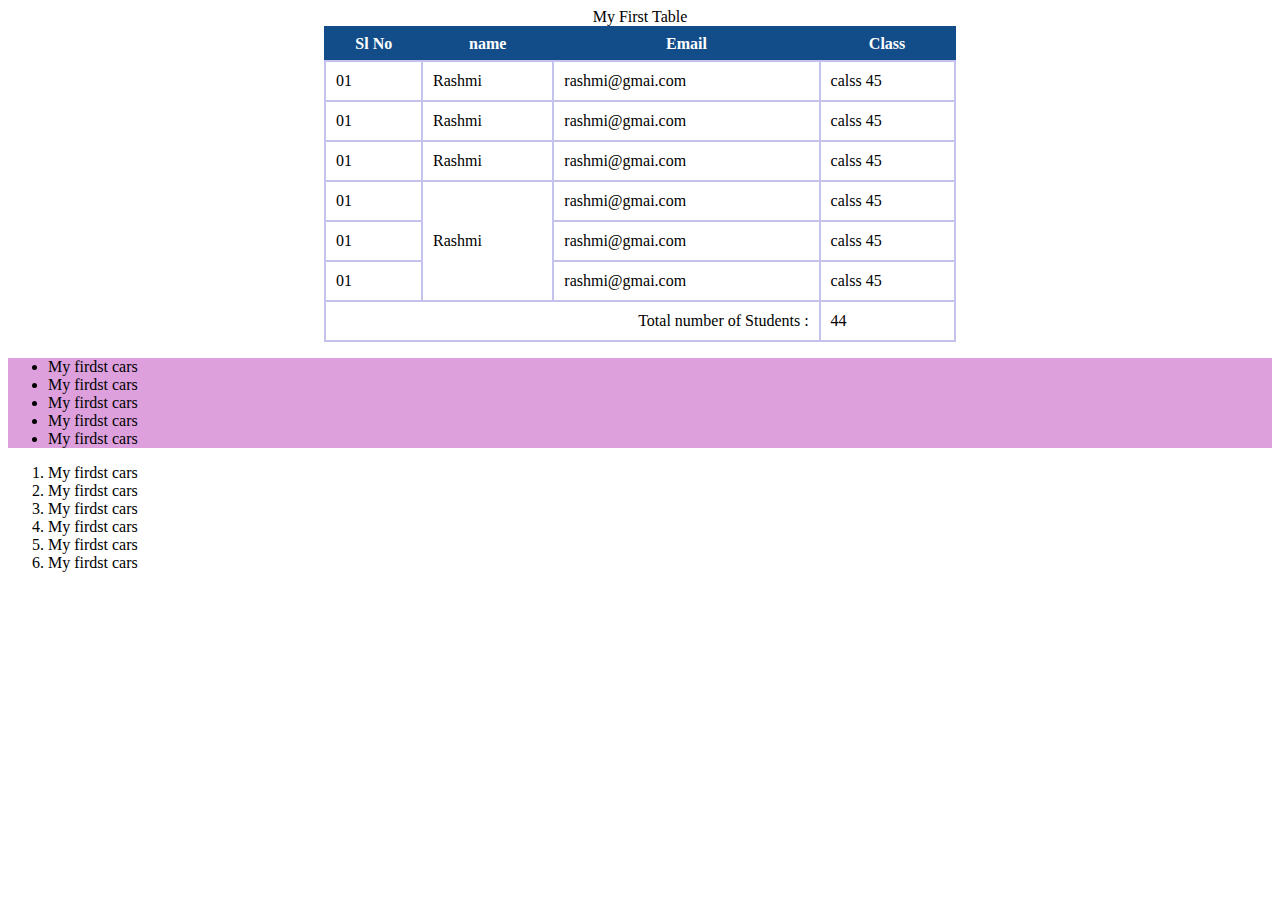
<file: index.html>
<!DOCTYPE html>
<html>
<head>
	<title>Web Application</title>
	<link rel="stylesheet" href="./style.css">
</head>
<body>
	<!-- <a href="./animal.html"><img class="thumb" src="./images/animal.jpeg" alt="I am an Animal"></a>
	<a href="./bird.html"><img class="thumb" src="./images/bird.jpeg" alt="I am an Animal"></a>
	<a href="./coffee.html"><img class="thumb" src="./images/coffee.jpeg" alt="I am an Animal"></a> -->


	<!-- Creating the table -->
		<table border="1">
			<caption>My First Table</caption>
			<thead>
				<tr>
					<th>Sl No</th>
					<th>name</th>
					<th>Email</th>
					<th>Class</th>
				</tr>
			</thead>
			<tbody>
				<tr>
					<td>01</td>
					<td>Rashmi</td>
					<td>rashmi@gmai.com</td>
					<td>calss 45</td>
				</tr>
				<tr>
					<td>01</td>
					<td>Rashmi</td>
					<td>rashmi@gmai.com</td>
					<td>calss 45</td>
				</tr>
				<tr>
					<td>01</td>
					<td>Rashmi</td>
					<td>rashmi@gmai.com</td>
					<td>calss 45</td>
				</tr>
				<tr>
					<td>01</td>
					<td rowspan="3">Rashmi</td>
					<td>rashmi@gmai.com</td>
					<td>calss 45</td>
				</tr>
				<tr>
					<td>01</td>
					<td>rashmi@gmai.com</td>
					<td>calss 45</td>
				</tr>
				<tr>
					<td>01</td>
					<td>rashmi@gmai.com</td>
					<td>calss 45</td>
				</tr>
			</tbody>
			<tfoot>
				<tr>
					<td colspan="3" class="right">Total number of Students : </td>
					<td>44</td>
				</tr>
			</tfoot>
		</table>	

		<!-- tyles of lists -->
		<ul class="list" id="myfirstlist">
			<li>My firdst cars</li>
			<li>My firdst cars</li>
			<li>My firdst cars</li>
			<li>My firdst cars</li>
			<li>My firdst cars</li>
		</ul>

		<ol class="list" id="gooogle">
				<li>My firdst cars</li>
				<li>My firdst cars</li>
				<li>My firdst cars</li>
				<li>My firdst cars</li>
				<li>My firdst cars</li>
				<li>My firdst cars</li>
		</ol>

	<!-- <h1> Heading 1</h1> 
	<h2>Heading 2</h2>
	<h3>Heading 3</h3>
	<h4>Heading 4</h4>
	<h5>Heading 5</h5>
	<h6>Heading 6</h6>


<div>Lorem ipsum dolor sit amet consectetur
	 adipisicing elit. Sit animi illum ea, 
	 suscipit fugiat architecto voluptates 
	 pariatur debitis hic amet tenetur earum 
	 quisquam. Ex molestias architecto quae vel 
	 labore culpa.</div>

	 <p>Lorem ipsum dolor sit amet consectetur adipisicing elit.
		  Voluptate incidunt repudiandae consequuntur 
		  quam impedit nisi temporibus neque facilis sin
		  t ea,
		   magnam tempora nam laboriosam molesti
		   as numquam dolorum, tenetur ratione doloremque?</p>

	<div>
		<h2>My Web Application</h2>
		<p>Lorem ipsum dolor sit amet consectetur, adipisicing elit. Facere rem eveniet fugiat hic et iusto ab doloribus aperiam dolorum. Temporibus voluptatum quod accusantium enim libero nostrum explicabo voluptas saepe a.</p>
	</div>	  	--> 
</body>
</html>
</file>
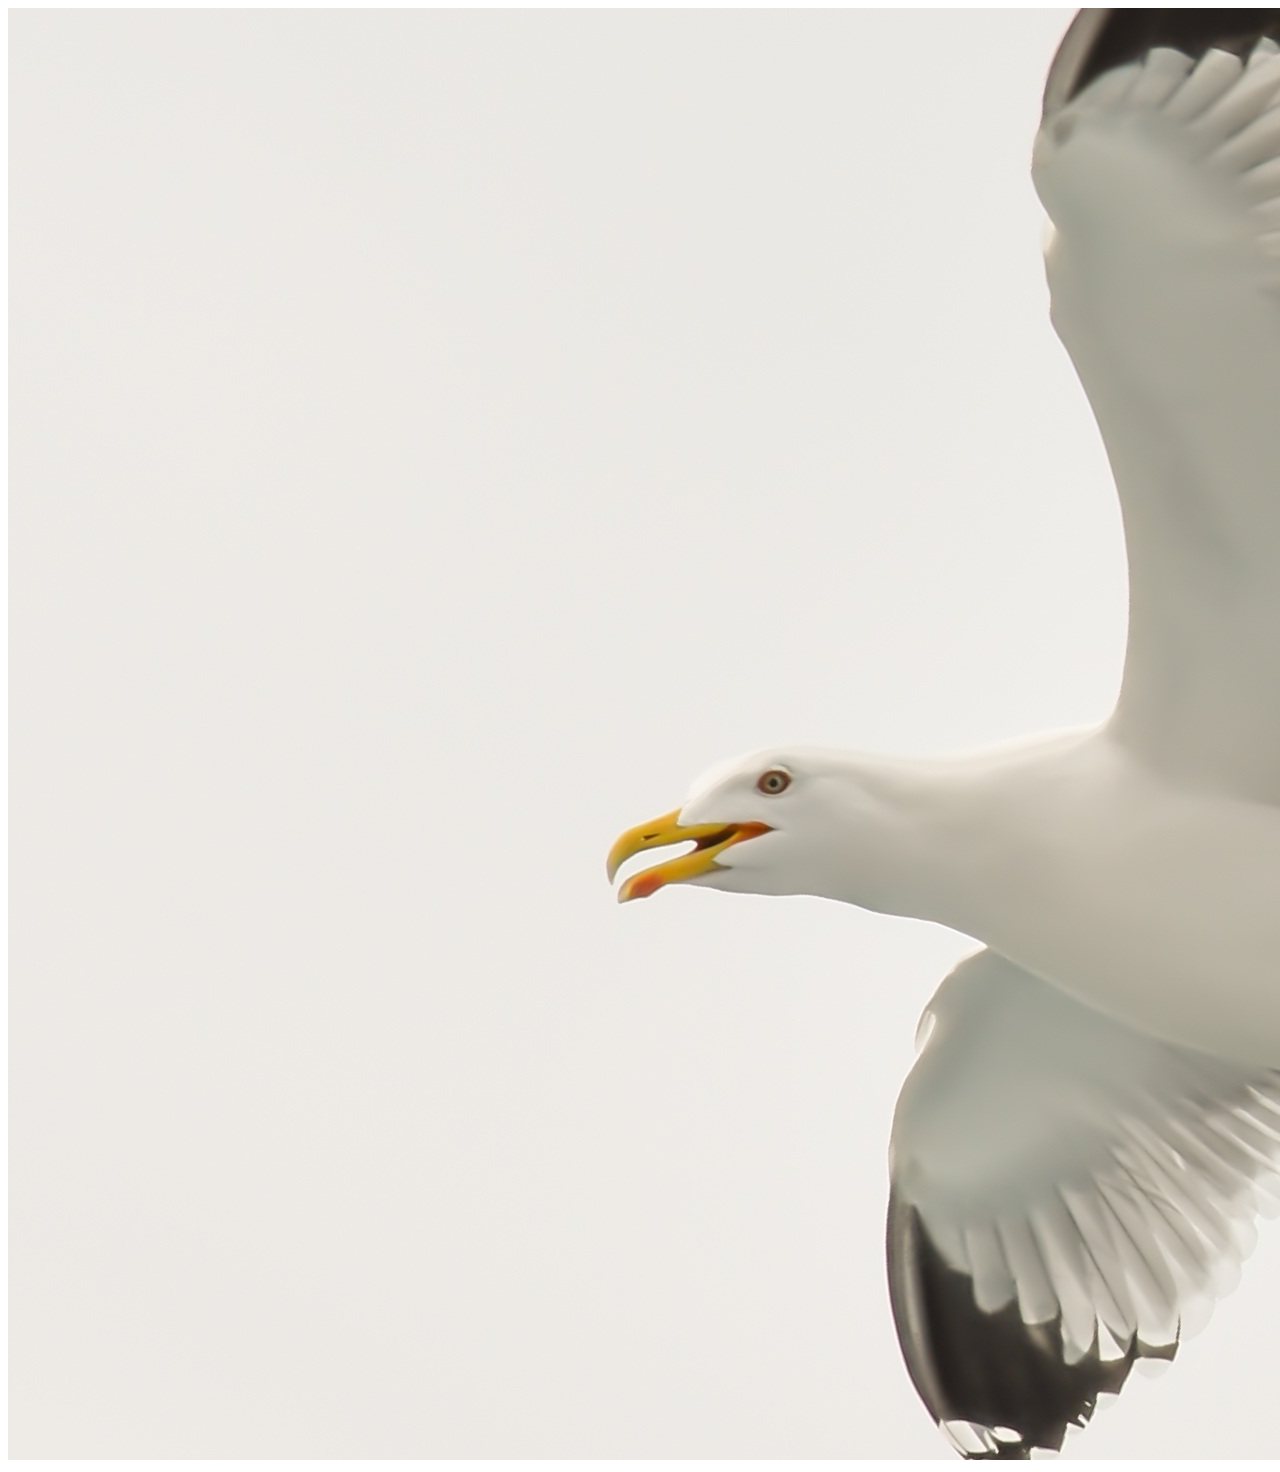
<file: bird.html>
<!DOCTYPE html>
<html lang="en">
<head>
    <meta charset="UTF-8">
    <meta name="viewport" content="width=device-width, initial-scale=1.0">
    <meta http-equiv="X-UA-Compatible" content="ie=edge">
    <title>Document</title>
</head>
<body>
    <div class="imgSt">
        <img src="./images/bird.jpeg" alt="">
    </div>
</body>
</html>
</file>
<file: style.css>
img {
    width: 50%;
}
a {

}
.thumb {
    width: 150px;
    height: 100px;
    margin-right: 30px;
}

.imgSt {
    width: 50%;
    margin: 0 auto;
}
img {
    width: 100%;
}

#myfirstlist {
    background-color: plum;
}
/* Table styles */
table {
    border: 2px #124d8a solid;
    width: 50%;
    margin: 0 auto;
    border-collapse: collapse;
}

table tr th {
    background-color: #124d8a;
    color: #fff;
    padding: 7px;
}

table tr td {
    border: 2px #c3c3ed solid;
    padding: 10px;
}

.right {
    text-align: right;
}
</file>
